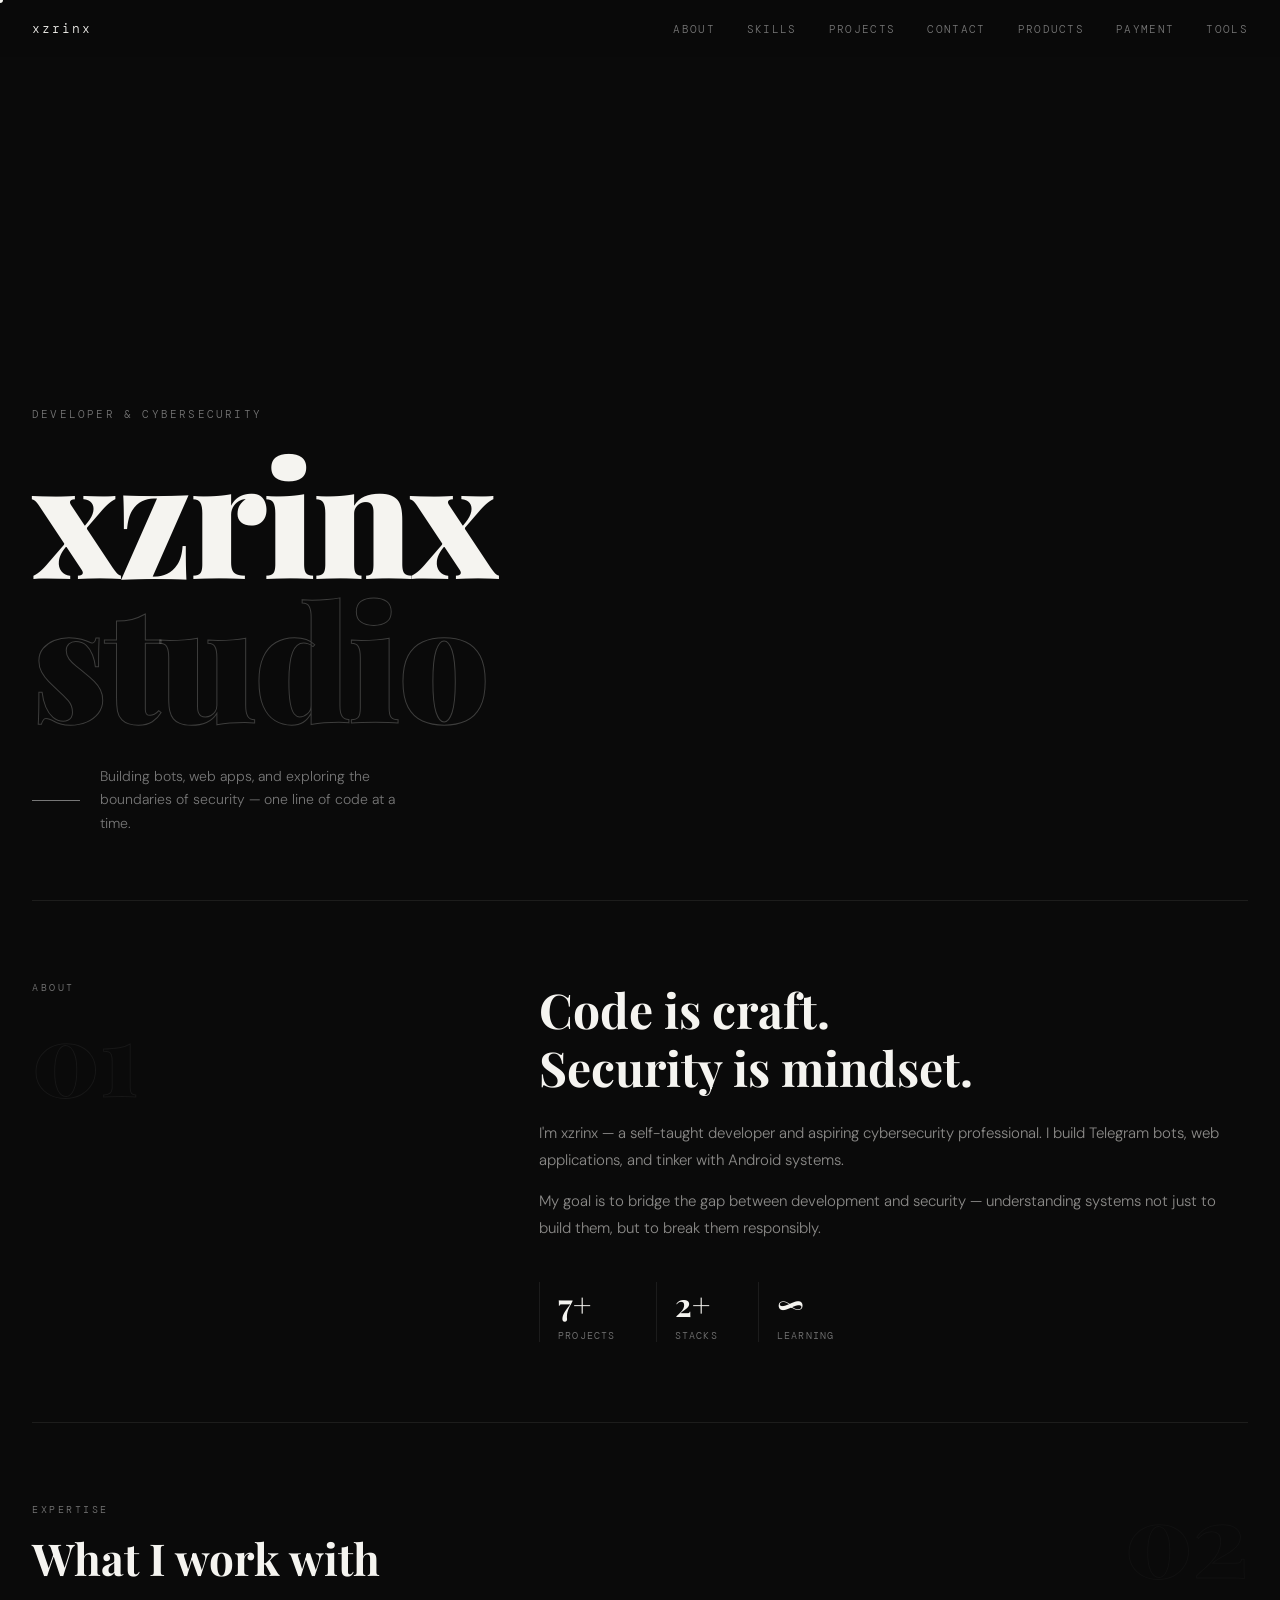
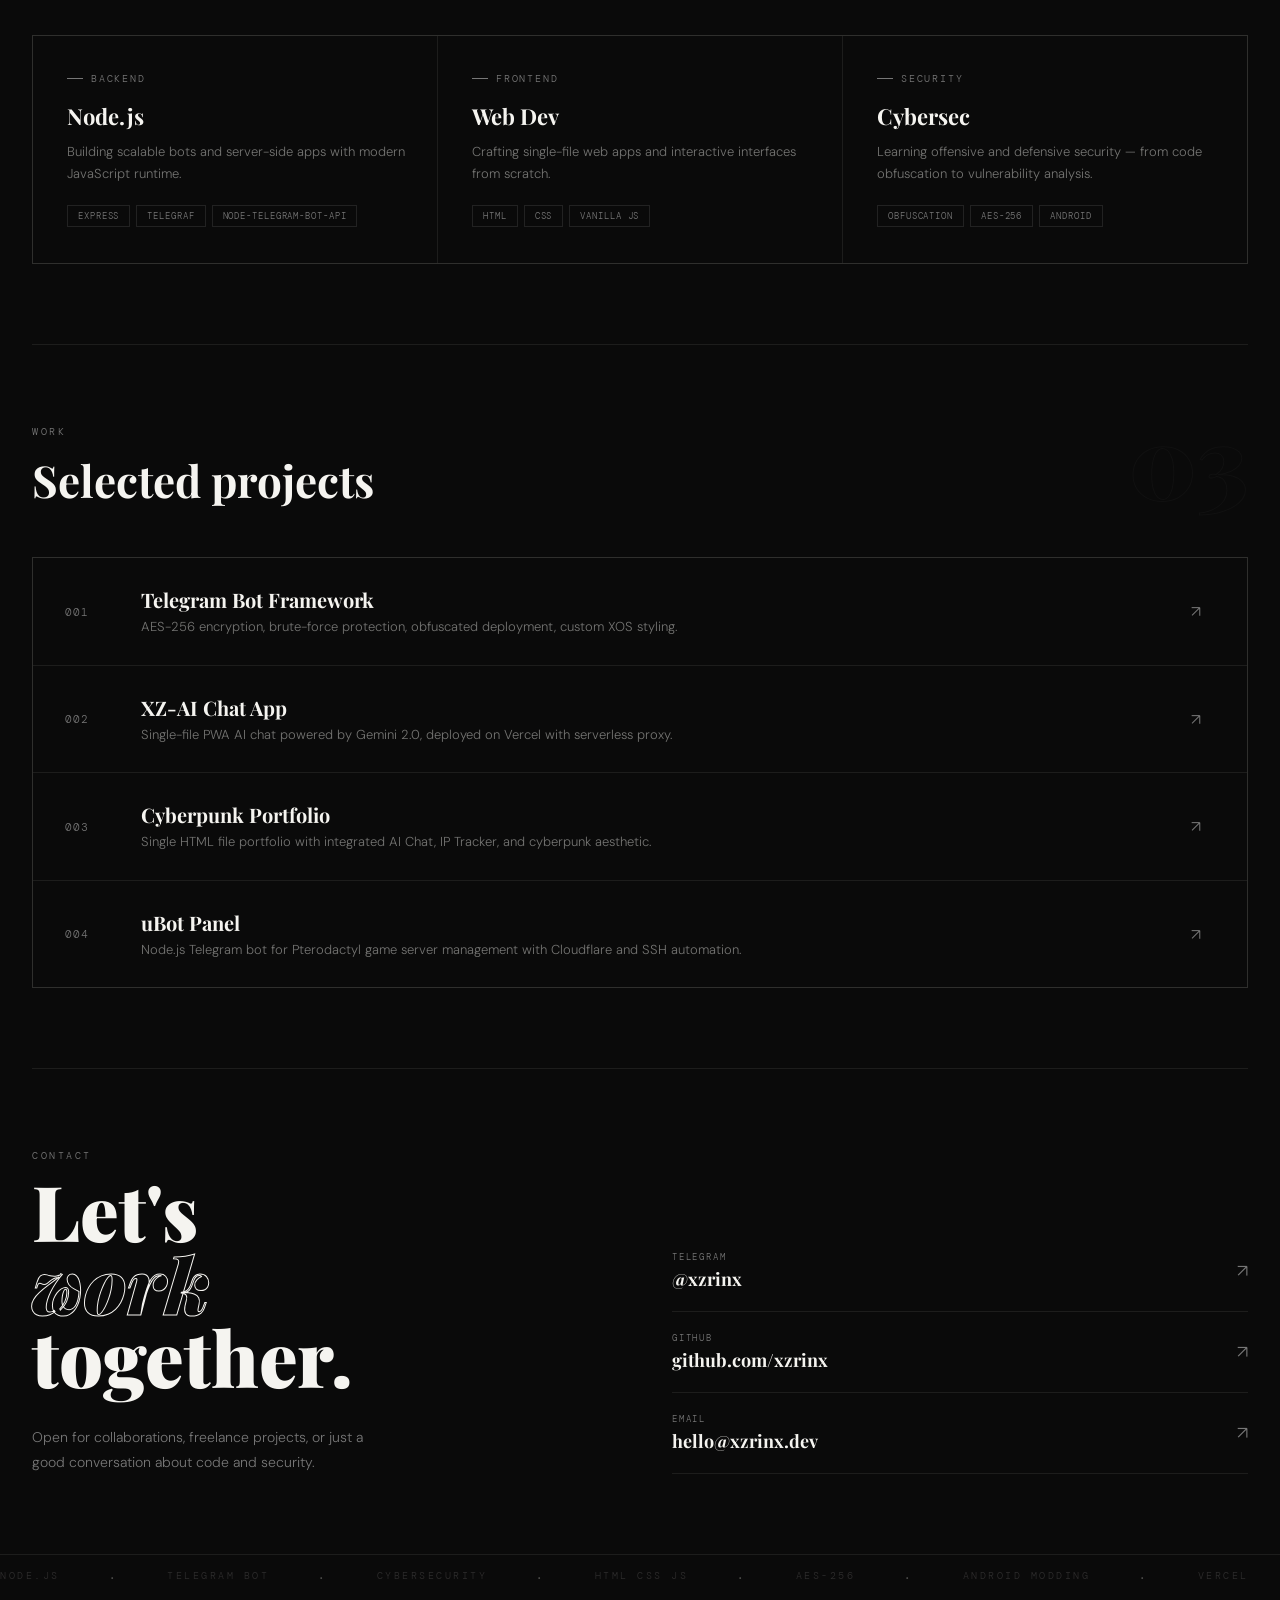
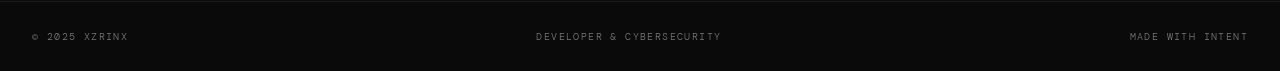
<file: index-3.html>
<!DOCTYPE html>
<html lang="en">
<head>
<meta charset="UTF-8">
<meta name="viewport" content="width=device-width, initial-scale=1.0">
<title>xzrinx</title>
<link href="https://fonts.googleapis.com/css2?family=DM+Mono:wght@300;400;500&family=Playfair+Display:wght@400;700;900&family=DM+Sans:wght@300;400;500&display=swap" rel="stylesheet">

<!-- ALL FUNCTIONS IN HEAD — survives Cloudflare email-decode script injection -->
<script>
// ── CONFIG PAKASIR ──────────────────────
window._PK_SLUG   = 'xzrinx';
window._PK_APIKEY = 'xtD5iywEs2Df8HsoY0VFQ1n9oLgfTtKb';
window._pkAmount  = 150000;
window._pkProduct = 'Telegram Bot Starter';
window._pkOrderId = '';
window._pkPollId  = null;

// ── NAV / MENU ──────────────────────────
window.toggleMenu = function() {
  var menu = document.getElementById('mobileMenu');
  var btn  = document.getElementById('hamburger');
  var open = menu.classList.contains('open');
  menu.classList.toggle('open'); btn.classList.toggle('open');
  document.body.style.overflow = open ? '' : 'hidden';
};
window.closeMenu = function() {
  document.getElementById('mobileMenu').classList.remove('open');
  document.getElementById('hamburger').classList.remove('open');
  document.body.style.overflow = '';
};
window.openPage = function(name) {
  window.closeMenu();
  document.getElementById('page-' + name).classList.add('open');
  document.body.style.overflow = 'hidden';
};
window.closePage = function(name) {
  document.getElementById('page-' + name).classList.remove('open');
  document.body.style.overflow = '';
};

// ── PAKASIR ─────────────────────────────
window.pkUpdateOrder = function(val) {
  var p = val.split(':');
  window._pkAmount = parseInt(p[0]); window._pkProduct = p[1];
  var fmt = 'Rp ' + window._pkAmount.toLocaleString('id-ID');
  document.getElementById('pkOrderName').textContent  = window._pkProduct;
  document.getElementById('pkOrderPrice').textContent = fmt;
  document.getElementById('pkOrderTotal').textContent = fmt;
};
window.pkProceed = function() {
  var name = document.getElementById('pkName').value.trim();
  var tg   = document.getElementById('pkTg').value.trim();
  var err  = document.getElementById('pkErrMsg');
  if (!name) { err.textContent='✗ Masukkan nama.'; err.style.display='block'; return; }
  if (!tg)   { err.textContent='✗ Masukkan username Telegram.'; err.style.display='block'; return; }
  err.style.display = 'none';
  window._pkOrderId = 'XZ-' + Date.now();
  var url = 'https://app.pakasir.com/pay/' + window._PK_SLUG + '/' + window._pkAmount
    + '?order_id=' + encodeURIComponent(window._pkOrderId);
  // Open Pakasir in new tab (iframe blocked by CSP)
  window.open(url, '_blank');
  // Switch to waiting screen
  document.getElementById('pkInvoiceLabel').textContent = window._pkProduct;
  document.getElementById('pkOrderId').textContent = 'Order ID: ' + window._pkOrderId;
  document.getElementById('pkOpenTab').href = url;
  document.getElementById('payStep1').style.display = 'none';
  document.getElementById('payStep2').style.display = 'block';
  document.getElementById('pkSuccess').style.display = 'none';
  window._pkSetStatus('pending');
  window._pkStartPolling();
};
window.pkBack = function() {
  window._pkStopPolling();
  var iframe = document.getElementById('pkIframe');
  if (iframe) iframe.src = 'about:blank';
  document.getElementById('payStep1').style.display = 'block';
  document.getElementById('payStep2').style.display = 'none';
};
window.resetPayment = function() { window.pkBack(); };
window._pkSetStatus = function(s) {
  var dot=document.getElementById('pkStatusDot'), txt=document.getElementById('pkStatusText');
  if (!dot) return;
  if (s==='pending') { dot.style.background='#777'; dot.style.animation='pkPulse 1.5s ease-in-out infinite'; txt.style.color='#777'; txt.textContent='Menunggu pembayaran...'; }
  else if (s==='completed') { dot.style.background='#2ecc71'; dot.style.animation='none'; txt.style.color='#2ecc71'; txt.textContent='✓ Pembayaran diterima!'; document.getElementById('pkSuccess').style.display='block'; window._pkStopPolling(); }
};
window._pkStartPolling = function() {
  window._pkStopPolling();
  window._pkPollId = setInterval(function() {
    if (!window._pkOrderId) return;
    fetch('https://app.pakasir.com/api/transactiondetail?project='+encodeURIComponent(window._PK_SLUG)+'&amount='+window._pkAmount+'&order_id='+encodeURIComponent(window._pkOrderId)+'&api_key='+encodeURIComponent(window._PK_APIKEY))
      .then(function(r){return r.json();}).then(function(d){
        if (d.transaction && d.transaction.status==='completed') {
          window._pkSetStatus('completed');
          var n=document.getElementById('pkName').value.trim(), t=document.getElementById('pkTg').value.trim();
          window.open('https://t.me/xzrinx?text='+encodeURIComponent('✅ PAID! '+window._pkOrderId+' | '+window._pkProduct+' | Rp '+window._pkAmount.toLocaleString('id-ID')+' | '+n+' | '+t),'_blank');
        }
      }).catch(function(){});
  }, 4000);
};
window._pkStopPolling = function() {
  if (window._pkPollId) { clearInterval(window._pkPollId); window._pkPollId=null; }
};

// ── TOOLS ───────────────────────────────
window.switchTool = function(name, btn) {
  document.querySelectorAll('.tool-panel').forEach(function(p){p.classList.remove('active');});
  document.querySelectorAll('.tool-tab').forEach(function(b){b.classList.remove('active');});
  document.getElementById('tool-'+name).classList.add('active');
  btn.classList.add('active');
};

// Calculator
window._cStr=''; window._cDone=false;
window.calcInput = function(v) {
  if (window._cDone && !isNaN(v) && v!=='.') { window._cStr=''; window._cDone=false; }
  if (v==='±') window._cStr=window._cStr.startsWith('-')?window._cStr.slice(1):'-'+window._cStr;
  else window._cStr+=v;
  document.getElementById('calcResult').textContent=window._cStr||'0';
  document.getElementById('calcExpr').textContent='';
};
window.calcClear = function() {
  window._cStr=''; window._cDone=false;
  document.getElementById('calcResult').textContent='0';
  document.getElementById('calcExpr').textContent='';
};
window.calcEquals = function() {
  if (!window._cStr) return;
  try {
    var r=parseFloat(Function('"use strict";return('+window._cStr+')')().toFixed(10));
    document.getElementById('calcExpr').textContent=window._cStr+' =';
    document.getElementById('calcResult').textContent=isFinite(r)?r:'Error';
    window._cStr=isFinite(r)?String(r):''; window._cDone=true;
  } catch(e) { document.getElementById('calcResult').textContent='Error'; window._cStr=''; }
};

// Password
window.generatePw = function() {
  var len=+(document.getElementById('pwLen')||{value:16}).value, chars='';
  var u=document.getElementById('chkU'), l=document.getElementById('chkL'), n=document.getElementById('chkN'), s=document.getElementById('chkS');
  if (u&&u.classList.contains('on')) chars+='ABCDEFGHIJKLMNOPQRSTUVWXYZ';
  if (l&&l.classList.contains('on')) chars+='abcdefghijklmnopqrstuvwxyz';
  if (n&&n.classList.contains('on')) chars+='0123456789';
  if (s&&s.classList.contains('on')) chars+='!@#$%^&*()_+-=[]{}|;:,.<>?';
  if (!chars) { var pv=document.getElementById('pwValue'); if(pv) pv.textContent='Pilih minimal 1 opsi'; return; }
  var arr=new Uint32Array(len); crypto.getRandomValues(arr);
  var pv=document.getElementById('pwValue'); if(pv) pv.textContent=Array.from(arr,function(v){return chars[v%chars.length];}).join('');
};
window.pwCopy = function() {
  var v=document.getElementById('pwValue').textContent;
  navigator.clipboard.writeText(v);
  var btn=document.querySelector('.pw-output .btn-sm');
  if(btn){btn.textContent='Copied!';setTimeout(function(){btn.textContent='Copy';},1500);}
};

// Base64
window._b64Mode='encode';
window.b64Run = function() {
  var v=document.getElementById('b64In').value;
  try { document.getElementById('b64Out').value=window._b64Mode==='encode'?btoa(unescape(encodeURIComponent(v))):decodeURIComponent(escape(atob(v))); }
  catch(e) { document.getElementById('b64Out').value='Input tidak valid'; }
};

// JSON
window.jsonVal = function() {
  var v=document.getElementById('jsonIn').value.trim(), st=document.getElementById('jsonSt');
  if(!v){st.textContent='';return;}
  try{JSON.parse(v);st.textContent='✓ Valid JSON';st.className='json-status ok';}
  catch(e){st.textContent='✗ '+e.message;st.className='json-status err';}
};
window.jsonFmt = function() {
  try{document.getElementById('jsonOut').value=JSON.stringify(JSON.parse(document.getElementById('jsonIn').value),null,2);}
  catch(e){document.getElementById('jsonOut').value=e.message;}
};
window.jsonMin = function() {
  try{document.getElementById('jsonOut').value=JSON.stringify(JSON.parse(document.getElementById('jsonIn').value));}
  catch(e){document.getElementById('jsonOut').value=e.message;}
};

// Color
window.colorFrom = function(type, val) {
  var hex=val;
  if(type==='rgb'){var p=val.split(',').map(function(v){return parseInt(v.trim());});if(p.length!==3||p.some(isNaN))return;hex='#'+p.map(function(v){return Math.max(0,Math.min(255,v)).toString(16).padStart(2,'0');}).join('');}
  if(!/^#[0-9A-Fa-f]{6}$/.test(hex))return;
  var r=parseInt(hex.slice(1,3),16),g=parseInt(hex.slice(3,5),16),b=parseInt(hex.slice(5,7),16);
  var r2=r/255,g2=g/255,b2=b/255,max=Math.max(r2,g2,b2),min=Math.min(r2,g2,b2),h=0,s=0,l=(max+min)/2;
  if(max!==min){var d=max-min;s=l>.5?d/(2-max-min):d/(max+min);if(max===r2)h=((g2-b2)/d+(g2<b2?6:0))/6;else if(max===g2)h=((b2-r2)/d+2)/6;else h=((r2-g2)/d+4)/6;}
  document.getElementById('colorHex').value=hex;
  document.getElementById('colorRgb').value=r+', '+g+', '+b;
  document.getElementById('colorHsl').value=Math.round(h*360)+'°, '+Math.round(s*100)+'%, '+Math.round(l*100)+'%';
  document.getElementById('colorPrev').style.background=hex;
  document.getElementById('colorHexLabel').textContent=hex.toUpperCase();
};

// TG Stalk
window.tgStalk = function() {
  var username=document.getElementById('tgInput').value.trim().replace('@','');
  if(!username)return;
  document.getElementById('tgResult').style.display='none';
  document.getElementById('tgError').style.display='none';
  document.getElementById('tgLoading').style.display='block';
  fetch('https://ikyyzyyrestapi.my.id/tools/telegram/stalk?username='+encodeURIComponent(username))
    .then(function(r){return r.json();})
    .then(function(data){
      document.getElementById('tgLoading').style.display='none';
      if(!data.status||!data.result){document.getElementById('tgError').textContent='✗ User tidak ditemukan.';document.getElementById('tgError').style.display='block';return;}
      var r=data.result;
      var av=document.getElementById('tgAvatar');
      var letter=(r.name||r.username||'?')[0].toUpperCase();
      var photos=(r.profile_media&&r.profile_media.photos)||[];
      if(photos.length>0){var img=document.createElement('img');img.src=photos[0];img.style.cssText='width:100%;height:100%;object-fit:cover;border-radius:50%;';img.onerror=function(){av.textContent=letter;};av.innerHTML='';av.appendChild(img);}
      else{av.textContent=letter;}
      document.getElementById('tgName').textContent=r.name||r.username||'—';
      document.getElementById('tgUser').textContent='@'+(r.username||'—');
      var bioEl=document.getElementById('tgBio');
      if(r.bio){bioEl.textContent=r.bio;bioEl.style.display='block';}else{bioEl.style.display='none';}
      var badgesEl=document.getElementById('tgBadges');badgesEl.innerHTML='';
      var bs=function(l,c){return'<span style="font-family:\'DM Mono\',monospace;font-size:9px;letter-spacing:0.14em;text-transform:uppercase;padding:3px 9px;border:1px solid '+c+';color:'+c+';">'+l+'</span>';};
      if(r.verified)badgesEl.innerHTML+=bs('✓ Verified','#f5f4f0');
      if(r.scam)badgesEl.innerHTML+=bs('⚠ Scam','#e06c75');
      if(r.fake)badgesEl.innerHTML+=bs('⚠ Fake','#e06c75');
      if(r.is_bot)badgesEl.innerHTML+=bs('Bot','#777');
      var fields=[{l:'ID',v:r.id||'—'},{l:'Type',v:r.type||'—'},{l:'Bot',v:r.is_bot?'Yes':'No'},{l:'Verified',v:r.verified?'Yes':'No'},{l:'Scam',v:r.scam?'Yes':'No'},{l:'Fake',v:r.fake?'Yes':'No'}];
      document.getElementById('tgFields').innerHTML=fields.map(function(f){return'<div style="background:#0a0a0a;padding:14px 16px;"><div style="font-family:\'DM Mono\',monospace;font-size:9px;letter-spacing:0.18em;text-transform:uppercase;color:#777;margin-bottom:5px;">'+f.l+'</div><div style="font-family:\'DM Mono\',monospace;font-size:12px;color:#f5f4f0;word-break:break-all;">'+f.v+'</div></div>';}).join('');
      document.getElementById('tgRawText').value=JSON.stringify(data,null,2);
      document.getElementById('tgRaw').style.display='none';
      document.getElementById('tgResult').style.display='block';
    }).catch(function(){
      document.getElementById('tgLoading').style.display='none';
      document.getElementById('tgError').textContent='✗ Gagal konek ke API.';
      document.getElementById('tgError').style.display='block';
    });
};
window.tgToggleRaw = function(btn) {
  var el=document.getElementById('tgRaw'),show=el.style.display==='none';
  el.style.display=show?'block':'none';
  btn.textContent=show?'Hide Raw JSON':'Show Raw JSON';
};
</script>

<style>
*, *::before, *::after { margin: 0; padding: 0; box-sizing: border-box; }
:root { --black: #0a0a0a; --white: #f5f4f0; --gray: #777; --border: rgba(245,244,240,0.08); }
html { scroll-behavior: smooth; }
body { background: var(--black); color: var(--white); font-family: 'DM Sans', sans-serif; font-weight: 300; overflow-x: hidden; }

/* NAV */
nav { position: fixed; top: 0; left: 0; right: 0; z-index: 100; display: flex; justify-content: space-between; align-items: center; padding: 20px 32px; background: rgba(10,10,10,0.95); backdrop-filter: blur(8px); transition: border-bottom 0.3s; }
nav.scrolled { border-bottom: 1px solid var(--border); }
.nav-logo { font-family: 'DM Mono', monospace; font-size: 13px; letter-spacing: 0.15em; color: var(--white); text-decoration: none; }
.nav-logo:hover { animation: glitch 0.35s steps(2,end); }
@keyframes glitch { 0%{text-shadow:2px 0 #fff,-2px 0 var(--gray);} 30%{text-shadow:-2px 0 #fff,2px 0 var(--gray);clip-path:inset(20% 0 30% 0);} 100%{text-shadow:none;clip-path:none;} }
.nav-links { display: flex; gap: 32px; }
.nav-links a { font-family: 'DM Mono', monospace; font-size: 11px; letter-spacing: 0.12em; color: var(--gray); text-decoration: none; text-transform: uppercase; transition: color 0.2s; }
.nav-links a:hover { color: var(--white); }

/* HAMBURGER */
.hamburger { display: none; flex-direction: column; justify-content: center; align-items: center; gap: 5px; width: 44px; height: 44px; background: none; border: none; cursor: pointer; -webkit-tap-highlight-color: transparent; z-index: 110; flex-shrink: 0; }
.hamburger span { display: block; width: 22px; height: 1.5px; background: var(--white); transition: all 0.3s ease; pointer-events: none; }
.hamburger.open span:nth-child(1) { transform: translateY(6.5px) rotate(45deg); }
.hamburger.open span:nth-child(2) { opacity: 0; }
.hamburger.open span:nth-child(3) { transform: translateY(-6.5px) rotate(-45deg); }
@media (max-width: 768px) { .nav-links { display: none; } .hamburger { display: flex; } }

/* MOBILE MENU */
.mobile-menu { display: none; position: fixed; inset: 0; background: var(--black); z-index: 105; flex-direction: column; justify-content: center; padding: 0 32px; }
.mobile-menu.open { display: flex; }
.mobile-menu-nav { display: flex; flex-direction: column; margin-bottom: 48px; }
.mobile-menu-nav a { font-family: 'Playfair Display', serif; font-size: clamp(32px, 9vw, 52px); font-weight: 900; line-height: 1.2; color: var(--white); text-decoration: none; display: flex; align-items: baseline; gap: 12px; padding: 10px 0; border-bottom: 1px solid var(--border); transition: color 0.2s; }
.mobile-menu-nav a:first-child { border-top: 1px solid var(--border); }
.mobile-menu-nav a:hover { color: var(--gray); }
.menu-num { font-family: 'DM Mono', monospace; font-size: 11px; color: var(--gray); letter-spacing: 0.12em; }
.mobile-menu-footer { display: flex; gap: 28px; padding-top: 28px; border-top: 1px solid var(--border); }
.mobile-menu-footer a { font-family: 'DM Mono', monospace; font-size: 10px; letter-spacing: 0.18em; text-transform: uppercase; color: var(--gray); text-decoration: none; transition: color 0.2s; }
.mobile-menu-footer a:hover { color: var(--white); }

/* PAGE OVERLAY */
.page-overlay { display: none; position: fixed; inset: 0; background: var(--black); z-index: 200; flex-direction: column; overflow-y: auto; }
.page-overlay.open { display: flex; }
.page-header { display: flex; justify-content: space-between; align-items: center; padding: 20px 32px; border-bottom: 1px solid var(--border); position: sticky; top: 0; background: var(--black); z-index: 10; flex-shrink: 0; }
.page-header-title { font-family: 'DM Mono', monospace; font-size: 11px; letter-spacing: 0.2em; color: var(--gray); text-transform: uppercase; }
.page-close { background: none; border: 1px solid var(--border); font-family: 'DM Mono', monospace; font-size: 11px; letter-spacing: 0.1em; text-transform: uppercase; color: var(--gray); cursor: pointer; padding: 8px 16px; transition: all 0.2s; }
.page-close:hover { color: var(--white); border-color: var(--white); }
.page-body { padding: 48px 32px; flex: 1; }

/* HERO */
.hero { min-height: 100vh; display: flex; flex-direction: column; justify-content: flex-end; padding: 120px 32px 64px; }
.hero-tag { font-family: 'DM Mono', monospace; font-size: 11px; letter-spacing: 0.2em; color: var(--gray); text-transform: uppercase; margin-bottom: 20px; }
.hero-name { font-family: 'Playfair Display', serif; font-size: clamp(64px, 14vw, 160px); font-weight: 900; line-height: 0.9; letter-spacing: -0.02em; color: var(--white); }
.hero-name span { display: block; color: transparent; -webkit-text-stroke: 1px rgba(245,244,240,0.22); }
.hero-sub { margin-top: 36px; display: flex; align-items: center; gap: 20px; }
.hero-line { width: 48px; height: 1px; background: var(--gray); flex-shrink: 0; }
.hero-sub p { font-size: 14px; color: var(--gray); max-width: 300px; line-height: 1.7; }

/* DIVIDER */
.section-divider { height: 1px; background: var(--border); margin: 0 32px; }

/* ABOUT */
.about { padding: 80px 32px; display: grid; grid-template-columns: 1fr 1.6fr; gap: 64px; align-items: start; }
.section-label { font-family: 'DM Mono', monospace; font-size: 10px; letter-spacing: 0.25em; color: var(--gray); text-transform: uppercase; margin-bottom: 12px; }
.section-number { font-family: 'Playfair Display', serif; font-size: 100px; font-weight: 900; color: transparent; -webkit-text-stroke: 1px rgba(245,244,240,0.06); line-height: 1; user-select: none; }
.about-content h2 { font-family: 'Playfair Display', serif; font-size: clamp(28px, 4vw, 48px); font-weight: 700; line-height: 1.2; margin-bottom: 24px; }
.about-content p { font-size: 15px; line-height: 1.8; color: rgba(245,244,240,0.55); margin-bottom: 14px; }
.about-stats { margin-top: 40px; display: flex; gap: 40px; }
.stat { border-left: 1px solid var(--border); padding-left: 18px; }
.stat-num { font-family: 'Playfair Display', serif; font-size: 32px; font-weight: 700; }
.stat-label { font-family: 'DM Mono', monospace; font-size: 10px; color: var(--gray); letter-spacing: 0.12em; text-transform: uppercase; margin-top: 4px; }

/* SKILLS */
.skills { padding: 64px 32px 80px; }
.section-header { display: flex; justify-content: space-between; align-items: flex-end; margin-bottom: 48px; }
.section-header h2 { font-family: 'Playfair Display', serif; font-size: clamp(24px, 3.5vw, 44px); font-weight: 700; }
.skills-grid { display: grid; grid-template-columns: repeat(3, 1fr); gap: 1px; background: var(--border); border: 1px solid var(--border); }
.skill-card { background: var(--black); padding: 36px 32px; border-left: 2px solid transparent; transition: background 0.3s, border-color 0.3s; }
.skill-card:hover { background: rgba(245,244,240,0.03); border-left-color: rgba(245,244,240,0.25); }
.skill-cat { font-family: 'DM Mono', monospace; font-size: 10px; letter-spacing: 0.18em; text-transform: uppercase; color: var(--gray); margin-bottom: 16px; display: flex; align-items: center; gap: 8px; }
.skill-cat::before { content: ''; width: 16px; height: 1px; background: var(--gray); }
.skill-card h3 { font-family: 'Playfair Display', serif; font-size: 22px; font-weight: 700; margin-bottom: 10px; }
.skill-card p { font-size: 13px; color: rgba(245,244,240,0.45); line-height: 1.7; }
.skill-tags { display: flex; flex-wrap: wrap; gap: 6px; margin-top: 20px; }
.tag { font-family: 'DM Mono', monospace; font-size: 9px; letter-spacing: 0.1em; text-transform: uppercase; padding: 4px 10px; border: 1px solid rgba(245,244,240,0.1); color: var(--gray); }

/* PROJECTS */
.projects { padding: 64px 32px 80px; }
.project-list { display: flex; flex-direction: column; gap: 1px; background: var(--border); border: 1px solid var(--border); }
.project-item { background: var(--black); display: grid; grid-template-columns: 52px 1fr 24px; align-items: center; gap: 24px; padding: 28px 32px; transition: background 0.25s, padding-left 0.25s; cursor: pointer; }
.project-item:hover { background: rgba(245,244,240,0.03); padding-left: 44px; }
.project-num { font-family: 'DM Mono', monospace; font-size: 11px; color: var(--gray); letter-spacing: 0.1em; }
.project-info h3 { font-family: 'Playfair Display', serif; font-size: 20px; font-weight: 700; margin-bottom: 4px; }
.project-info p { font-size: 13px; color: rgba(245,244,240,0.45); line-height: 1.5; }
.project-arrow { font-size: 16px; color: var(--gray); transition: all 0.2s; }
.project-item:hover .project-arrow { color: var(--white); transform: translate(3px,-3px); }

/* CONTACT */
.contact { padding: 80px 32px; display: grid; grid-template-columns: 1fr 1fr; gap: 64px; align-items: end; }
.contact-left h2 { font-family: 'Playfair Display', serif; font-size: clamp(40px, 6vw, 80px); font-weight: 900; line-height: 0.95; margin-bottom: 32px; }
.contact-left h2 em { font-style: italic; color: transparent; -webkit-text-stroke: 1px var(--white); }
.contact-left p { font-size: 14px; color: var(--gray); line-height: 1.75; max-width: 340px; }
.contact-links { display: flex; flex-direction: column; }
.contact-link { display: flex; justify-content: space-between; align-items: center; padding: 20px 0; border-bottom: 1px solid var(--border); text-decoration: none; color: var(--white); transition: padding-left 0.2s; }
.contact-link:hover { padding-left: 8px; }
.contact-link-label { font-family: 'DM Mono', monospace; font-size: 9px; letter-spacing: 0.2em; text-transform: uppercase; color: var(--gray); margin-bottom: 4px; }
.contact-link-value { font-family: 'Playfair Display', serif; font-size: 18px; font-weight: 700; }
.contact-link span:last-child { font-size: 18px; color: var(--gray); }

/* FOOTER */
footer { padding: 28px 32px; display: flex; justify-content: space-between; align-items: center; border-top: 1px solid var(--border); }
footer p { font-family: 'DM Mono', monospace; font-size: 10px; letter-spacing: 0.14em; color: var(--gray); text-transform: uppercase; }

/* MARQUEE */
.marquee-wrap { overflow: hidden; border-top: 1px solid var(--border); padding: 14px 0; }
.marquee-track { display: flex; gap: 48px; animation: marquee 20s linear infinite; white-space: nowrap; width: max-content; }
.marquee-track span { font-family: 'DM Mono', monospace; font-size: 10px; letter-spacing: 0.25em; text-transform: uppercase; color: rgba(245,244,240,0.15); }
.marquee-track span.dot { color: rgba(245,244,240,0.3); font-size: 14px; }
@keyframes marquee { from{transform:translateX(0)} to{transform:translateX(-50%)} }

/* PRODUCTS */
.products-hero { margin-bottom: 48px; }
.products-hero h1 { font-family: 'Playfair Display', serif; font-size: clamp(40px, 7vw, 88px); font-weight: 900; line-height: 0.92; margin-bottom: 16px; }
.products-hero h1 em { font-style: italic; color: transparent; -webkit-text-stroke: 1px var(--white); }
.products-hero p { font-size: 14px; color: var(--gray); max-width: 400px; line-height: 1.75; }
.products-grid { display: grid; grid-template-columns: repeat(2, 1fr); gap: 1px; background: var(--border); border: 1px solid var(--border); }
.product-card { background: var(--black); padding: 40px 36px; transition: background 0.25s; }
.product-card:hover { background: rgba(245,244,240,0.03); }
.product-badge { font-family: 'DM Mono', monospace; font-size: 9px; letter-spacing: 0.18em; text-transform: uppercase; padding: 4px 10px; border: 1px solid var(--border); color: var(--gray); display: inline-block; margin-bottom: 24px; }
.product-badge.new { border-color: rgba(245,244,240,0.3); color: var(--white); }
.product-card h3 { font-family: 'Playfair Display', serif; font-size: 24px; font-weight: 700; margin-bottom: 10px; }
.product-card > p { font-size: 13px; color: rgba(245,244,240,0.45); line-height: 1.7; margin-bottom: 24px; }
.product-price { font-family: 'Playfair Display', serif; font-size: 32px; font-weight: 700; margin-bottom: 6px; }
.product-price span { font-family: 'DM Mono', monospace; font-size: 11px; color: var(--gray); font-weight: 300; }
.product-features { margin: 20px 0; display: flex; flex-direction: column; gap: 8px; }
.product-features li { list-style: none; font-family: 'DM Mono', monospace; font-size: 10px; color: rgba(245,244,240,0.45); letter-spacing: 0.06em; display: flex; align-items: center; gap: 8px; }
.product-features li::before { content: ''; width: 12px; height: 1px; background: var(--gray); flex-shrink: 0; }
.product-btn { display: inline-flex; align-items: center; gap: 8px; font-family: 'DM Mono', monospace; font-size: 10px; letter-spacing: 0.14em; text-transform: uppercase; padding: 12px 24px; border: 1px solid var(--border); color: var(--white); background: none; cursor: pointer; text-decoration: none; transition: all 0.25s; margin-top: 8px; }
.product-btn:hover, .product-btn.primary { background: var(--white); color: var(--black); border-color: var(--white); }
.product-btn.primary:hover { background: transparent; color: var(--white); }

/* PAYMENT */
.form-group { margin-bottom: 16px; }
.form-label { font-family: 'DM Mono', monospace; font-size: 9px; letter-spacing: 0.2em; text-transform: uppercase; color: var(--gray); display: block; margin-bottom: 8px; }
.form-input { width: 100%; padding: 14px 16px; background: rgba(245,244,240,0.03); border: 1px solid var(--border); color: var(--white); font-family: 'DM Mono', monospace; font-size: 13px; outline: none; transition: border-color 0.2s; }
.form-input::placeholder { color: rgba(245,244,240,0.2); }
.form-input:focus { border-color: rgba(245,244,240,0.3); }
.pay-submit { width: 100%; padding: 16px; background: var(--white); color: var(--black); border: none; font-family: 'DM Mono', monospace; font-size: 11px; letter-spacing: 0.18em; text-transform: uppercase; cursor: pointer; transition: background 0.25s; margin-top: 4px; }
.pay-submit:hover { background: #d0cfc9; }
.secure-note { font-family: 'DM Mono', monospace; font-size: 9px; letter-spacing: 0.1em; color: rgba(245,244,240,0.2); text-align: center; margin-top: 12px; }

/* TOOLS */
.tools-hero { margin-bottom: 48px; }
.tools-hero h1 { font-family: 'Playfair Display', serif; font-size: clamp(40px, 7vw, 88px); font-weight: 900; line-height: 0.92; margin-bottom: 16px; }
.tools-hero h1 em { font-style: italic; color: transparent; -webkit-text-stroke: 1px var(--white); }
.tools-hero p { font-size: 14px; color: var(--gray); max-width: 400px; line-height: 1.75; }
.tools-tabs { display: flex; gap: 1px; margin-bottom: 32px; background: var(--border); border: 1px solid var(--border); flex-wrap: wrap; }
.tool-tab { background: var(--black); flex: 1; min-width: 70px; padding: 16px 10px; text-align: center; cursor: pointer; border: none; transition: background 0.2s; display: flex; flex-direction: column; align-items: center; gap: 6px; }
.tool-tab:hover { background: rgba(245,244,240,0.04); }
.tool-tab.active { background: rgba(245,244,240,0.07); }
.tool-tab-icon { font-size: 18px; color: var(--white); }
.tool-tab-label { font-family: 'DM Mono', monospace; font-size: 9px; letter-spacing: 0.12em; text-transform: uppercase; color: var(--gray); }
.tool-tab.active .tool-tab-label { color: var(--white); }
.tool-panel { display: none; }
.tool-panel.active { display: block; }
.calc-wrap { max-width: 340px; }
.calc-display { background: rgba(245,244,240,0.03); border: 1px solid var(--border); padding: 20px 20px 14px; text-align: right; margin-bottom: 1px; }
.calc-expr { font-family: 'DM Mono', monospace; font-size: 11px; color: var(--gray); min-height: 16px; }
.calc-result { font-family: 'Playfair Display', serif; font-size: 44px; font-weight: 700; word-break: break-all; line-height: 1.1; }
.calc-grid { display: grid; grid-template-columns: repeat(4, 1fr); gap: 1px; background: var(--border); border: 1px solid var(--border); }
.calc-key { background: var(--black); padding: 16px 0; text-align: center; font-family: 'DM Mono', monospace; font-size: 14px; color: var(--white); cursor: pointer; border: none; transition: background 0.15s; user-select: none; }
.calc-key:hover { background: rgba(245,244,240,0.07); }
.calc-key:active { background: rgba(245,244,240,0.14); }
.calc-key.op { color: var(--gray); }
.calc-key.eq:hover { background: var(--white); color: var(--black); }
.calc-key.span2 { grid-column: span 2; }
.pw-wrap { max-width: 520px; }
.pw-output { background: rgba(245,244,240,0.03); border: 1px solid var(--border); padding: 20px; margin-bottom: 20px; display: flex; justify-content: space-between; align-items: center; gap: 14px; }
.pw-value { font-family: 'DM Mono', monospace; font-size: 13px; letter-spacing: 0.06em; word-break: break-all; line-height: 1.5; flex: 1; }
.btn-sm { font-family: 'DM Mono', monospace; font-size: 9px; letter-spacing: 0.16em; text-transform: uppercase; padding: 9px 16px; border: 1px solid var(--border); background: none; color: var(--gray); cursor: pointer; transition: all 0.2s; flex-shrink: 0; }
.btn-sm:hover { background: var(--white); color: var(--black); border-color: var(--white); }
.pw-slider-row { display: flex; align-items: center; gap: 14px; margin-bottom: 16px; }
.pw-slider-label { font-family: 'DM Mono', monospace; font-size: 10px; letter-spacing: 0.1em; text-transform: uppercase; color: var(--gray); width: 72px; flex-shrink: 0; }
.pw-slider { flex: 1; accent-color: var(--white); }
.pw-slider-val { font-family: 'DM Mono', monospace; font-size: 12px; width: 28px; text-align: right; }
.pw-checks { display: flex; flex-wrap: wrap; gap: 8px; margin-bottom: 20px; }
.pw-check { font-family: 'DM Mono', monospace; font-size: 9px; letter-spacing: 0.1em; text-transform: uppercase; padding: 7px 12px; border: 1px solid var(--border); color: var(--gray); cursor: pointer; transition: all 0.2s; }
.pw-check.on { border-color: rgba(245,244,240,0.3); color: var(--white); }
.btn-md { font-family: 'DM Mono', monospace; font-size: 10px; letter-spacing: 0.14em; text-transform: uppercase; padding: 12px 28px; border: 1px solid var(--border); background: none; color: var(--white); cursor: pointer; transition: all 0.25s; }
.btn-md:hover { background: var(--white); color: var(--black); }
.b64-wrap { max-width: 600px; }
.seg-tabs { display: flex; gap: 1px; background: var(--border); border: 1px solid var(--border); margin-bottom: 20px; width: fit-content; }
.seg-tab { background: var(--black); padding: 9px 22px; font-family: 'DM Mono', monospace; font-size: 10px; letter-spacing: 0.12em; text-transform: uppercase; color: var(--gray); cursor: pointer; border: none; transition: all 0.2s; }
.seg-tab.active { background: rgba(245,244,240,0.08); color: var(--white); }
.tool-label { font-family: 'DM Mono', monospace; font-size: 9px; letter-spacing: 0.2em; text-transform: uppercase; color: var(--gray); margin-bottom: 8px; display: block; }
.tool-textarea { width: 100%; min-height: 110px; resize: vertical; background: rgba(245,244,240,0.03); border: 1px solid var(--border); color: var(--white); font-family: 'DM Mono', monospace; font-size: 13px; padding: 14px; outline: none; transition: border-color 0.2s; line-height: 1.6; }
.tool-textarea::placeholder { color: rgba(245,244,240,0.2); }
.tool-textarea:focus { border-color: rgba(245,244,240,0.28); }
.tool-row { display: flex; gap: 8px; margin: 12px 0; }
.json-wrap { max-width: 820px; }
.json-panels { display: grid; grid-template-columns: 1fr 1fr; gap: 12px; }
.json-status { font-family: 'DM Mono', monospace; font-size: 11px; padding: 6px 0; }
.json-status.ok { color: #888; }
.json-status.err { color: #e06c75; }
.color-wrap { max-width: 520px; }
.color-preview { height: 100px; border: 1px solid var(--border); margin-bottom: 20px; display: flex; align-items: flex-end; padding: 12px; transition: background 0.3s; }
.color-preview-hex { font-family: 'DM Mono', monospace; font-size: 10px; letter-spacing: 0.14em; text-transform: uppercase; opacity: 0.5; }
.color-fields { display: grid; grid-template-columns: repeat(3, 1fr); gap: 10px; margin-bottom: 20px; }
.color-swatches { display: flex; flex-wrap: wrap; gap: 6px; margin-top: 16px; }
.color-swatch { width: 36px; height: 36px; border: 1px solid var(--border); cursor: pointer; transition: transform 0.15s; }
.color-swatch:hover { transform: scale(1.15); }

/* REVEAL EFFECTS */
.reveal { opacity: 0; transform: translateY(28px); transition: opacity 0.7s ease, transform 0.7s ease; }
.reveal.visible { opacity: 1; transform: translateY(0); }
.reveal-delay-1 { transition-delay: 0.1s; }
.reveal-delay-2 { transition-delay: 0.2s; }
.reveal-delay-3 { transition-delay: 0.3s; }

/* CURSOR (desktop only) */
@media (pointer: fine) {
  body { cursor: none; }
  .cursor-dot { width: 6px; height: 6px; background: var(--white); border-radius: 50%; position: fixed; pointer-events: none; z-index: 9999; transform: translate(-50%,-50%); }
  .cursor-ring { width: 30px; height: 30px; border: 1px solid rgba(245,244,240,0.3); border-radius: 50%; position: fixed; pointer-events: none; z-index: 9998; transform: translate(-50%,-50%); transition: width 0.22s, height 0.22s, border-color 0.22s; opacity: 0; }
  .cursor-ring.vis { opacity: 1; }
  .cursor-ring.big { width: 50px; height: 50px; border-color: rgba(245,244,240,0.55); }
}
@media (pointer: coarse) { .cursor-dot, .cursor-ring { display: none !important; } }

/* RESPONSIVE */
@media (max-width: 768px) {
  nav { padding: 16px 20px; }
  .hero { padding: 100px 24px 56px; }
  .hero-name { font-size: clamp(56px, 16vw, 120px); }
  .section-divider { margin: 0 24px; }
  .about { grid-template-columns: 1fr; padding: 64px 24px; gap: 32px; }
  .section-number { display: none; }
  .skills { padding: 48px 24px 64px; }
  .skills-grid { grid-template-columns: 1fr; }
  .projects { padding: 48px 24px 64px; }
  .project-item { grid-template-columns: 40px 1fr 20px; gap: 14px; padding: 22px 20px; }
  .contact { grid-template-columns: 1fr; padding: 64px 24px; gap: 40px; }
  footer { flex-direction: column; gap: 8px; text-align: center; padding: 24px 24px; }
  .products-grid { grid-template-columns: 1fr; }
  .json-panels { grid-template-columns: 1fr; }
  .color-fields { grid-template-columns: 1fr 1fr; }
  .section-header { flex-direction: column; align-items: flex-start; gap: 8px; }
  .page-body { padding: 32px 24px; }
  .page-header { padding: 16px 20px; }
  .tools-tabs { flex-wrap: wrap; }
  .tool-tab { min-width: 60px; padding: 12px 8px; }
}
@keyframes pkPulse { 0%,100%{opacity:1;transform:scale(1)} 50%{opacity:0.4;transform:scale(1.3)} }
</style>
</head>
<body>

<div class="cursor-dot" id="cursorDot"></div>
<div class="cursor-ring" id="cursorRing"></div>

<!-- NAV -->
<nav>
  <a href="#" class="nav-logo">xzrinx</a>
  <div class="nav-links">
    <a href="#about">About</a>
    <a href="#skills">Skills</a>
    <a href="#projects">Projects</a>
    <a href="#contact">Contact</a>
    <a href="#" onclick="openPage('products');return false;">Products</a>
    <a href="#" onclick="openPage('payment');return false;">Payment</a>
    <a href="#" onclick="openPage('tools');return false;">Tools</a>
  </div>
  <button class="hamburger" id="hamburger" onclick="toggleMenu()">
    <span></span><span></span><span></span>
  </button>
</nav>

<!-- MOBILE MENU -->
<div class="mobile-menu" id="mobileMenu">
  <nav class="mobile-menu-nav">
    <a href="#about" onclick="closeMenu()"><span class="menu-num">01</span>About</a>
    <a href="#skills" onclick="closeMenu()"><span class="menu-num">02</span>Skills</a>
    <a href="#projects" onclick="closeMenu()"><span class="menu-num">03</span>Projects</a>
    <a href="#contact" onclick="closeMenu()"><span class="menu-num">04</span>Contact</a>
    <a href="#" onclick="closeMenu();openPage('products');return false;"><span class="menu-num">05</span>Products</a>
    <a href="#" onclick="closeMenu();openPage('payment');return false;"><span class="menu-num">06</span>Payment</a>
    <a href="#" onclick="closeMenu();openPage('tools');return false;"><span class="menu-num">07</span>Tools</a>
  </nav>
  <div class="mobile-menu-footer">
    <a href="https://t.me/xzrinx" target="_blank">Telegram</a>
    <a href="https://github.com/xzrinx" target="_blank">GitHub</a>
    <a href="#" onclick="window.location='mai'+'lto:hell'+'o@xzrinx.dev';return false;">Email</a>
  </div>
</div>

<!-- PRODUCTS PAGE -->
<div class="page-overlay" id="page-products">
  <div class="page-header">
    <span class="page-header-title">Products</span>
    <button class="page-close" onclick="closePage('products')">← Back</button>
  </div>
  <div class="page-body">
    <div class="products-hero">
      <h1>What I<br><em>offer.</em></h1>
      <p>Bots, web apps, dan custom solutions — ready-to-use atau built dari scratch.</p>
    </div>
    <div class="products-grid">
      <div class="product-card">
        <div class="product-badge new">New</div>
        <h3>Telegram Bot Starter</h3>
        <p>Bot siap pakai dengan session encryption, brute-force protection, dan command structure bersih.</p>
        <div class="product-price">Rp 150k <span>/ one-time</span></div>
        <ul class="product-features">
          <li>AES-256 Session Encryption</li><li>Brute-force Protection</li><li>Custom Command Handler</li><li>JSON State Persistence</li><li>Obfuscated Output</li>
        </ul>
        <a href="#" class="product-btn primary" onclick="closePage('products');openPage('payment');return false;">Get this →</a>
      </div>
      <div class="product-card">
        <div class="product-badge">Popular</div>
        <h3>Single-File Web App</h3>
        <p>Satu file HTML dengan fitur lengkap — PWA support, localStorage, tema, dan responsive.</p>
        <div class="product-price">Rp 100k <span>/ one-time</span></div>
        <ul class="product-features">
          <li>PWA Support</li><li>localStorage Persistence</li><li>Dark / Light Theme</li><li>Mobile Responsive</li><li>No Dependencies</li>
        </ul>
        <a href="#" class="product-btn" onclick="closePage('products');openPage('payment');return false;">Get this →</a>
      </div>
      <div class="product-card">
        <div class="product-badge">Custom</div>
        <h3>Full Bot System</h3>
        <p>Gacha bot, panel bot, atau custom bot sesuai kebutuhan. Modular dan scalable.</p>
        <div class="product-price">Rp 350k <span>/ project</span></div>
        <ul class="product-features">
          <li>Modular Architecture</li><li>Admin Panel</li><li>Leaderboard &amp; Missions</li><li>Channel Gate System</li><li>Free Minor Revision</li>
        </ul>
        <a href="#" class="product-btn" onclick="closePage('products');openPage('payment');return false;">Get this →</a>
      </div>
      <div class="product-card">
        <div class="product-badge">Service</div>
        <h3>Consultation</h3>
        <p>Review kode, debug, atau brainstorm arsitektur project kamu. 1-on-1 via Telegram.</p>
        <div class="product-price">Rp 75k <span>/ session</span></div>
        <ul class="product-features">
          <li>Code Review</li><li>Bug Hunting</li><li>Architecture Planning</li><li>1 Hour Session</li><li>Follow-up Notes</li>
        </ul>
        <a href="#" class="product-btn" onclick="closePage('products');openPage('payment');return false;">Book now →</a>
      </div>
    </div>
  </div>
</div>

<!-- PAYMENT PAGE -->
<div class="page-overlay" id="page-payment">
  <div class="page-header">
    <span class="page-header-title">Payment</span>
    <button class="page-close" onclick="closePage('payment');resetPayment()">← Back</button>
  </div>
  <div class="page-body" style="max-width:680px;">
    <div id="payStep1">
      <h1 style="font-family:'Playfair Display',serif;font-size:clamp(32px,5vw,56px);font-weight:900;line-height:0.95;margin-bottom:8px;">Checkout.</h1>
      <p style="font-size:13px;color:var(--gray);margin-bottom:32px;line-height:1.7;">Isi form, lalu bayar langsung via Pakasir — QRIS, e-wallet, atau transfer bank.</p>
      <div class="form-group">
        <label class="form-label">Produk</label>
        <select class="form-input" id="pkProduct" onchange="pkUpdateOrder(this.value)">
          <option value="150000:Telegram Bot Starter">Telegram Bot Starter — Rp 150.000</option>
          <option value="100000:Single-File Web App">Single-File Web App — Rp 100.000</option>
          <option value="350000:Full Bot System">Full Bot System — Rp 350.000</option>
          <option value="75000:Consultation (1 jam)">Consultation — Rp 75.000</option>
        </select>
      </div>
      <div class="form-group"><label class="form-label">Nama lengkap</label><input class="form-input" type="text" id="pkName" placeholder="John Doe"></div>
      <div class="form-group"><label class="form-label">Telegram username</label><input class="form-input" type="text" id="pkTg" placeholder="@username"></div>
      <div class="form-group"><label class="form-label">Email (optional)</label><input class="form-input" type="email" id="pkEmail" placeholder="hello@example.com"></div>
      <div style="border:1px solid var(--border);padding:20px;margin:24px 0;background:rgba(245,244,240,0.02);">
        <div style="font-family:'DM Mono',monospace;font-size:9px;letter-spacing:0.22em;text-transform:uppercase;color:var(--gray);margin-bottom:16px;">Order Summary</div>
        <div style="display:flex;justify-content:space-between;align-items:center;padding-bottom:14px;border-bottom:1px solid var(--border);">
          <div><div id="pkOrderName" style="font-family:'Playfair Display',serif;font-size:16px;font-weight:700;">Telegram Bot Starter</div><div style="font-family:'DM Mono',monospace;font-size:10px;color:var(--gray);margin-top:2px;">One-time license</div></div>
          <div id="pkOrderPrice" style="font-family:'DM Mono',monospace;font-size:13px;">Rp 150.000</div>
        </div>
        <div style="display:flex;justify-content:space-between;align-items:center;padding-top:14px;">
          <div style="font-family:'DM Mono',monospace;font-size:9px;letter-spacing:0.18em;text-transform:uppercase;color:var(--gray);">Total</div>
          <div id="pkOrderTotal" style="font-family:'Playfair Display',serif;font-size:26px;font-weight:700;">Rp 150.000</div>
        </div>
      </div>
      <div id="pkErrMsg" style="display:none;font-family:'DM Mono',monospace;font-size:11px;color:#e06c75;padding:12px;border:1px solid rgba(224,108,117,0.2);margin-bottom:16px;"></div>
      <button class="pay-submit" onclick="pkProceed()">Bayar via Pakasir →</button>
      <p class="secure-note" style="margin-top:12px;">🔒 Powered by Pakasir · QRIS · E-Wallet · Transfer Bank</p>
    </div>
    <div id="payStep2" style="display:none;">
      <div style="display:flex;align-items:center;gap:16px;margin-bottom:24px;">
        <button class="btn-sm" onclick="pkBack()">← Ganti produk</button>
        <div><div id="pkInvoiceLabel" style="font-family:'Playfair Display',serif;font-size:18px;font-weight:700;"></div><div id="pkOrderId" style="font-family:'DM Mono',monospace;font-size:10px;color:var(--gray);margin-top:2px;"></div></div>
      </div>
      <!-- Waiting screen - no iframe (blocked by Pakasir CSP) -->
      <div style="border:1px solid var(--border);padding:40px 32px;text-align:center;background:rgba(245,244,240,0.02);margin-bottom:16px;">
        <div id="pkWaitAnim" style="font-size:32px;margin-bottom:20px;animation:pkPulse 2s ease-in-out infinite;">⏳</div>
        <div style="font-family:'Playfair Display',serif;font-size:20px;font-weight:700;margin-bottom:8px;">Selesaikan pembayaran</div>
        <div style="font-family:'DM Mono',monospace;font-size:11px;color:var(--gray);line-height:1.7;margin-bottom:24px;">Halaman Pakasir sudah dibuka di tab baru.<br>Setelah bayar, status di bawah akan update otomatis.</div>
        <a id="pkOpenTab" href="#" target="_blank" class="product-btn primary" style="display:inline-flex;margin:0 auto;">Buka ulang halaman bayar ↗</a>
      </div>

      <div style="border:1px solid var(--border);padding:20px;margin-bottom:16px;">
        <div style="font-family:'DM Mono',monospace;font-size:9px;letter-spacing:0.2em;text-transform:uppercase;color:var(--gray);margin-bottom:12px;">Status Pembayaran</div>
        <div style="display:flex;align-items:center;gap:12px;">
          <div id="pkStatusDot" style="width:8px;height:8px;border-radius:50%;background:var(--gray);flex-shrink:0;"></div>
          <div id="pkStatusText" style="font-family:'DM Mono',monospace;font-size:12px;color:var(--gray);">Menunggu pembayaran...</div>
        </div>
      </div>

      <div id="pkSuccess" style="display:none;border:1px solid rgba(46,204,113,0.3);padding:28px;background:rgba(46,204,113,0.04);">
        <div style="font-family:'Playfair Display',serif;font-size:22px;font-weight:700;margin-bottom:8px;">✓ Pembayaran Berhasil!</div>
        <div style="font-size:13px;color:rgba(245,244,240,0.6);line-height:1.7;margin-bottom:16px;">Terima kasih! Order kamu sedang diproses. Gue akan hubungi via Telegram segera.</div>
        <a href="https://t.me/xzrinx" target="_blank" class="product-btn primary">Chat @xzrinx →</a>
      </div>
    </div>
  </div>
</div>

<!-- TOOLS PAGE -->
<div class="page-overlay" id="page-tools">
  <div class="page-header">
    <span class="page-header-title">Tools</span>
    <button class="page-close" onclick="closePage('tools')">← Back</button>
  </div>
  <div class="page-body">
    <div class="tools-hero">
      <h1>Dev<br><em>tools.</em></h1>
      <p>Kumpulan tools kecil buat kebutuhan sehari-hari. Semua jalan langsung di browser.</p>
    </div>
    <div class="tools-tabs">
      <button class="tool-tab active" onclick="switchTool('calc',this)"><span class="tool-tab-icon">⊞</span><span class="tool-tab-label">Calc</span></button>
      <button class="tool-tab" onclick="switchTool('pw',this)"><span class="tool-tab-icon">⚿</span><span class="tool-tab-label">Password</span></button>
      <button class="tool-tab" onclick="switchTool('b64',this)"><span class="tool-tab-icon">⇌</span><span class="tool-tab-label">Base64</span></button>
      <button class="tool-tab" onclick="switchTool('json',this)"><span class="tool-tab-icon">{ }</span><span class="tool-tab-label">JSON</span></button>
      <button class="tool-tab" onclick="switchTool('color',this)"><span class="tool-tab-icon">◑</span><span class="tool-tab-label">Color</span></button>
      <button class="tool-tab" onclick="switchTool('tg',this)"><span class="tool-tab-icon">✈</span><span class="tool-tab-label">TG Stalk</span></button>
    </div>
    <div class="tool-panel active" id="tool-calc">
      <div class="calc-wrap">
        <div class="calc-display"><div class="calc-expr" id="calcExpr"></div><div class="calc-result" id="calcResult">0</div></div>
        <div class="calc-grid">
          <button class="calc-key op span2" onclick="calcClear()">AC</button>
          <button class="calc-key op" onclick="calcInput('±')">±</button>
          <button class="calc-key op" onclick="calcInput('/')">÷</button>
          <button class="calc-key" onclick="calcInput('7')">7</button><button class="calc-key" onclick="calcInput('8')">8</button><button class="calc-key" onclick="calcInput('9')">9</button>
          <button class="calc-key op" onclick="calcInput('*')">×</button>
          <button class="calc-key" onclick="calcInput('4')">4</button><button class="calc-key" onclick="calcInput('5')">5</button><button class="calc-key" onclick="calcInput('6')">6</button>
          <button class="calc-key op" onclick="calcInput('-')">−</button>
          <button class="calc-key" onclick="calcInput('1')">1</button><button class="calc-key" onclick="calcInput('2')">2</button><button class="calc-key" onclick="calcInput('3')">3</button>
          <button class="calc-key op" onclick="calcInput('+')">+</button>
          <button class="calc-key span2" onclick="calcInput('0')">0</button>
          <button class="calc-key" onclick="calcInput('.')">.</button>
          <button class="calc-key eq" onclick="calcEquals()">=</button>
        </div>
      </div>
    </div>
    <div class="tool-panel" id="tool-pw">
      <div class="pw-wrap">
        <div class="pw-output"><div class="pw-value" id="pwValue">Klik generate</div><button class="btn-sm" onclick="pwCopy()">Copy</button></div>
        <div class="pw-slider-row">
          <span class="pw-slider-label">Length</span>
          <input type="range" class="pw-slider" id="pwLen" min="8" max="64" value="16" oninput="document.getElementById('pwLenVal').textContent=this.value">
          <span class="pw-slider-val" id="pwLenVal">16</span>
        </div>
        <div class="pw-checks">
          <div class="pw-check on" id="chkU" onclick="this.classList.toggle('on')">Uppercase</div>
          <div class="pw-check on" id="chkL" onclick="this.classList.toggle('on')">Lowercase</div>
          <div class="pw-check on" id="chkN" onclick="this.classList.toggle('on')">Numbers</div>
          <div class="pw-check" id="chkS" onclick="this.classList.toggle('on')">Symbols</div>
        </div>
        <button class="btn-md" onclick="generatePw()">Generate →</button>
      </div>
    </div>
    <div class="tool-panel" id="tool-b64">
      <div class="b64-wrap">
        <div class="seg-tabs">
          <button class="seg-tab active" id="tabEnc" onclick="window._b64Mode='encode';document.getElementById('tabEnc').classList.add('active');document.getElementById('tabDec').classList.remove('active');b64Run()">Encode</button>
          <button class="seg-tab" id="tabDec" onclick="window._b64Mode='decode';document.getElementById('tabDec').classList.add('active');document.getElementById('tabEnc').classList.remove('active');b64Run()">Decode</button>
        </div>
        <span class="tool-label">Input</span>
        <textarea class="tool-textarea" id="b64In" placeholder="Ketik teks..." oninput="b64Run()"></textarea>
        <div class="tool-row"><button class="btn-md" onclick="b64Run()">Convert →</button><button class="btn-sm" onclick="document.getElementById('b64In').value='';document.getElementById('b64Out').value=''">Clear</button></div>
        <span class="tool-label">Output</span>
        <textarea class="tool-textarea" id="b64Out" placeholder="Hasil..." readonly></textarea>
        <button class="btn-sm" style="margin-top:8px" onclick="navigator.clipboard.writeText(document.getElementById('b64Out').value)">Copy output</button>
      </div>
    </div>
    <div class="tool-panel" id="tool-json">
      <div class="json-wrap">
        <div class="tool-row" style="margin-bottom:20px;">
          <button class="btn-md" onclick="jsonFmt()">Format →</button>
          <button class="btn-sm" onclick="jsonMin()">Minify</button>
          <button class="btn-sm" onclick="document.getElementById('jsonIn').value='';document.getElementById('jsonOut').value='';document.getElementById('jsonSt').textContent=''">Clear</button>
        </div>
        <div class="json-panels">
          <div><span class="tool-label">Input JSON</span><textarea class="tool-textarea" id="jsonIn" style="min-height:280px;" placeholder='{"key":"value"}' oninput="jsonVal()"></textarea><div class="json-status" id="jsonSt"></div></div>
          <div><span class="tool-label">Output</span><textarea class="tool-textarea" id="jsonOut" style="min-height:280px;" readonly></textarea><button class="btn-sm" style="margin-top:8px" onclick="navigator.clipboard.writeText(document.getElementById('jsonOut').value)">Copy</button></div>
        </div>
      </div>
    </div>
    <div class="tool-panel" id="tool-color">
      <div class="color-wrap">
        <div class="color-preview" id="colorPrev" style="background:#e74c3c;"><span class="color-preview-hex" id="colorHexLabel">#E74C3C</span></div>
        <div class="color-fields">
          <div><span class="tool-label">HEX</span><input class="form-input" id="colorHex" type="text" value="#e74c3c" oninput="colorFrom('hex',this.value)" maxlength="7"></div>
          <div><span class="tool-label">RGB</span><input class="form-input" id="colorRgb" type="text" value="231, 76, 60" oninput="colorFrom('rgb',this.value)"></div>
          <div><span class="tool-label">HSL</span><input class="form-input" id="colorHsl" type="text" readonly></div>
        </div>
        <span class="tool-label">Pick color</span>
        <input type="color" value="#e74c3c" oninput="colorFrom('hex',this.value)" style="width:100%;height:44px;border:1px solid var(--border);background:none;cursor:pointer;padding:3px;margin-bottom:4px;">
        <span class="tool-label" style="margin-top:16px;display:block;">Presets</span>
        <div class="color-swatches" id="colorSwatches"></div>
      </div>
    </div>
    <div class="tool-panel" id="tool-tg">
      <div class="b64-wrap">
        <span class="tool-label">Telegram Username</span>
        <div style="display:flex;gap:8px;margin-bottom:24px;">
          <input class="form-input" type="text" id="tgInput" placeholder="xzrinx (tanpa @)" style="flex:1;" onkeydown="if(event.key==='Enter')tgStalk()">
          <button class="btn-md" onclick="tgStalk()" style="flex-shrink:0;">Stalk →</button>
        </div>
        <div id="tgLoading" style="display:none;font-family:'DM Mono',monospace;font-size:11px;color:var(--gray);letter-spacing:0.1em;">Fetching...</div>
        <div id="tgError" style="display:none;font-family:'DM Mono',monospace;font-size:11px;color:#e06c75;padding:12px;border:1px solid rgba(224,108,117,0.2);"></div>
        <div id="tgResult" style="display:none;">
          <div style="border:1px solid var(--border);padding:28px;margin-bottom:1px;background:rgba(245,244,240,0.02);">
            <div style="display:flex;align-items:center;gap:20px;margin-bottom:24px;">
              <div id="tgAvatar" style="width:64px;height:64px;border-radius:50%;background:rgba(245,244,240,0.07);border:1px solid var(--border);display:flex;align-items:center;justify-content:center;font-family:'Playfair Display',serif;font-size:26px;font-weight:700;flex-shrink:0;overflow:hidden;"></div>
              <div style="flex:1;"><div id="tgName" style="font-family:'Playfair Display',serif;font-size:22px;font-weight:700;margin-bottom:3px;"></div><div id="tgUser" style="font-family:'DM Mono',monospace;font-size:11px;color:var(--gray);letter-spacing:0.08em;"></div></div>
              <div id="tgBadges" style="display:flex;flex-direction:column;gap:5px;align-items:flex-end;"></div>
            </div>
            <div id="tgBio" style="font-size:13px;color:rgba(245,244,240,0.5);line-height:1.7;margin-bottom:20px;display:none;padding-bottom:20px;border-bottom:1px solid var(--border);"></div>
            <div id="tgFields" style="display:grid;grid-template-columns:repeat(auto-fill,minmax(140px,1fr));gap:1px;background:var(--border);border:1px solid var(--border);"></div>
          </div>
          <div style="margin-top:12px;"><button class="btn-sm" onclick="tgToggleRaw(this)">Show Raw JSON</button></div>
          <div id="tgRaw" style="display:none;margin-top:8px;">
            <textarea class="tool-textarea" id="tgRawText" style="min-height:180px;" readonly></textarea>
            <button class="btn-sm" style="margin-top:8px;" onclick="navigator.clipboard.writeText(document.getElementById('tgRawText').value)">Copy JSON</button>
          </div>
        </div>
      </div>
    </div>
  </div>
</div>

<!-- MAIN -->
<main>
<section class="hero">
  <p class="hero-tag">Developer &amp; Cybersecurity</p>
  <h1 class="hero-name">xzrinx<span>studio</span></h1>
  <div class="hero-sub">
    <div class="hero-line"></div>
    <p>Building bots, web apps, and exploring the boundaries of security — one line of code at a time.</p>
  </div>
</section>

<div class="section-divider"></div>

<section class="about" id="about">
  <div><div class="section-label">About</div><div class="section-number">01</div></div>
  <div class="about-content reveal">
    <h2>Code is craft.<br>Security is mindset.</h2>
    <p>I'm xzrinx — a self-taught developer and aspiring cybersecurity professional. I build Telegram bots, web applications, and tinker with Android systems.</p>
    <p>My goal is to bridge the gap between development and security — understanding systems not just to build them, but to break them responsibly.</p>
    <div class="about-stats">
      <div class="stat"><div class="stat-num">10+</div><div class="stat-label">Projects</div></div>
      <div class="stat"><div class="stat-num">3+</div><div class="stat-label">Stacks</div></div>
      <div class="stat"><div class="stat-num">∞</div><div class="stat-label">Learning</div></div>
    </div>
  </div>
</section>

<div class="section-divider"></div>

<section class="skills" id="skills">
  <div class="section-header">
    <div><div class="section-label">Expertise</div><h2>What I work with</h2></div>
    <div class="section-number" style="opacity:.5">02</div>
  </div>
  <div class="skills-grid">
    <div class="skill-card reveal"><div class="skill-cat">Backend</div><h3>Node.js</h3><p>Building scalable bots and server-side apps with modern JavaScript runtime.</p><div class="skill-tags"><span class="tag">Express</span><span class="tag">Telegraf</span><span class="tag">node-telegram-bot-api</span></div></div>
    <div class="skill-card reveal reveal-delay-1"><div class="skill-cat">Frontend</div><h3>Web Dev</h3><p>Crafting single-file web apps and interactive interfaces from scratch.</p><div class="skill-tags"><span class="tag">HTML</span><span class="tag">CSS</span><span class="tag">Vanilla JS</span></div></div>
    <div class="skill-card reveal reveal-delay-2"><div class="skill-cat">Security</div><h3>Cybersec</h3><p>Learning offensive and defensive security — from code obfuscation to vulnerability analysis.</p><div class="skill-tags"><span class="tag">Obfuscation</span><span class="tag">AES-256</span><span class="tag">Android</span></div></div>
  </div>
</section>

<div class="section-divider"></div>

<section class="projects" id="projects">
  <div class="section-header">
    <div><div class="section-label">Work</div><h2>Selected projects</h2></div>
    <div class="section-number" style="opacity:.5">03</div>
  </div>
  <div class="project-list">
    <div class="project-item reveal"><span class="project-num">001</span><div class="project-info"><h3>Telegram Bot Framework</h3><p>AES-256 encryption, brute-force protection, obfuscated deployment, custom XOS styling.</p></div><span class="project-arrow">↗</span></div>
    <div class="project-item reveal reveal-delay-1"><span class="project-num">002</span><div class="project-info"><h3>XZ-AI Chat App</h3><p>Single-file PWA AI chat powered by Gemini 2.0, deployed on Vercel with serverless proxy.</p></div><span class="project-arrow">↗</span></div>
    <div class="project-item reveal reveal-delay-2"><span class="project-num">003</span><div class="project-info"><h3>Cyberpunk Portfolio</h3><p>Single HTML file portfolio with integrated AI Chat, IP Tracker, and cyberpunk aesthetic.</p></div><span class="project-arrow">↗</span></div>
    <div class="project-item reveal reveal-delay-3"><span class="project-num">004</span><div class="project-info"><h3>uBot Panel</h3><p>Node.js Telegram bot for Pterodactyl game server management with Cloudflare and SSH automation.</p></div><span class="project-arrow">↗</span></div>
  </div>
</section>

<div class="section-divider"></div>

<section class="contact" id="contact">
  <div class="contact-left">
    <div class="section-label">Contact</div>
    <h2>Let's<br><em>work</em><br>together.</h2>
    <p>Open for collaborations, freelance projects, or just a good conversation about code and security.</p>
  </div>
  <div class="contact-links">
    <a href="https://t.me/xzrinx" class="contact-link" target="_blank"><div><div class="contact-link-label">Telegram</div><div class="contact-link-value">@xzrinx</div></div><span>↗</span></a>
    <a href="https://github.com/xzrinx" class="contact-link" target="_blank"><div><div class="contact-link-label">GitHub</div><div class="contact-link-value">github.com/xzrinx</div></div><span>↗</span></a>
    <a href="#" onclick="window.location='mai'+'lto:hell'+'o@xzrinx.dev';return false;" class="contact-link"><div><div class="contact-link-label">Email</div><div class="contact-link-value">hello&#64;xzrinx.dev</div></div><span>↗</span></a>
  </div>
</section>
</main>

<div class="marquee-wrap">
  <div class="marquee-track">
    <span>Node.js</span><span class="dot">·</span><span>Telegram Bot</span><span class="dot">·</span><span>Cybersecurity</span><span class="dot">·</span><span>HTML CSS JS</span><span class="dot">·</span><span>AES-256</span><span class="dot">·</span><span>Android Modding</span><span class="dot">·</span><span>Vercel</span><span class="dot">·</span><span>Obfuscation</span><span class="dot">·</span><span>xzrinx</span><span class="dot">·</span>
    <span>Node.js</span><span class="dot">·</span><span>Telegram Bot</span><span class="dot">·</span><span>Cybersecurity</span><span class="dot">·</span><span>HTML CSS JS</span><span class="dot">·</span><span>AES-256</span><span class="dot">·</span><span>Android Modding</span><span class="dot">·</span><span>Vercel</span><span class="dot">·</span><span>Obfuscation</span><span class="dot">·</span><span>xzrinx</span><span class="dot">·</span>
  </div>
</div>

<footer>
  <p>&#169; 2025 xzrinx</p>
  <p>Developer &amp; Cybersecurity</p>
  <p>Made with intent</p>
</footer>

<script>
// INIT — runs after DOM is ready, no email addresses here
(function() {
  // Color swatches
  var SWATCHES=['#e74c3c','#e67e22','#f1c40f','#2ecc71','#1abc9c','#3498db','#9b59b6','#e91e63','#ffffff','#aaaaaa','#555555','#111111'];
  var ctn=document.getElementById('colorSwatches');
  if(ctn) SWATCHES.forEach(function(c){var s=document.createElement('div');s.className='color-swatch';s.style.background=c;s.onclick=function(){window.colorFrom('hex',c);};ctn.appendChild(s);});

  // Generate initial password
  if(window.generatePw) window.generatePw();

  // Pakasir iframe listener
  var iframe=document.getElementById('pkIframe');
  if(iframe) iframe.addEventListener('load',function(){
    if(iframe.src&&iframe.src!=='about:blank'&&iframe.src!==window.location.href){
      document.getElementById('pkIframeLoading').style.display='none';
      iframe.style.display='block';
    }
  });

  // Scroll reveal
  var obs=new IntersectionObserver(function(entries){entries.forEach(function(e){if(e.isIntersecting){e.target.classList.add('visible');obs.unobserve(e.target);}});},{threshold:0.12});
  document.querySelectorAll('.reveal').forEach(function(el){obs.observe(el);});

  // Nav scroll border
  window.addEventListener('scroll',function(){document.querySelector('nav').classList.toggle('scrolled',window.scrollY>40);},{passive:true});

  // Desktop cursor
  var dot=document.getElementById('cursorDot'),ring=document.getElementById('cursorRing');
  if(dot&&ring&&window.matchMedia('(pointer:fine)').matches){
    var mx=0,my=0,rx=0,ry=0;
    document.addEventListener('mousemove',function(e){mx=e.clientX;my=e.clientY;dot.style.left=mx+'px';dot.style.top=my+'px';ring.classList.add('vis');});
    (function anim(){rx+=(mx-rx)*0.11;ry+=(my-ry)*0.11;ring.style.left=rx+'px';ring.style.top=ry+'px';requestAnimationFrame(anim);})();
    document.querySelectorAll('a,button,.project-item,.skill-card,.product-card').forEach(function(el){el.addEventListener('mouseenter',function(){ring.classList.add('big');});el.addEventListener('mouseleave',function(){ring.classList.remove('big');});});
  }

  // Hero scramble
  window.addEventListener('load',function(){
    setTimeout(function(){
      var h=document.querySelector('.hero-name');
      if(!h)return;
      var C='ABCDEFGHIJKLMNOPQRSTUVWXYZabcdefghijklmnopqrstuvwxyz0123456789@#$%';
      var final='xzrinx',steps=Math.ceil(900/40),step=0;
      var id=setInterval(function(){
        var prog=step/steps,rev=Math.floor(prog*final.length),out='';
        for(var i=0;i<final.length;i++)out+=i<rev?final[i]:C[Math.floor(Math.random()*C.length)];
        var tw=document.createTreeWalker(h,NodeFilter.SHOW_TEXT),n=tw.nextNode();
        if(n)n.textContent=out;
        if(++step>steps){clearInterval(id);if(n)n.textContent=final;}
      },40);
    },300);
  });

  // Count-up stats
  var sObs=new IntersectionObserver(function(entries){entries.forEach(function(e){
    if(!e.isIntersecting)return;sObs.unobserve(e.target);
    var nums=e.target.querySelectorAll('.stat-num');
    var tgts=[10,3,Infinity],sfx=['+','+',''];
    nums.forEach(function(n,i){
      if(tgts[i]===Infinity){n.textContent='∞';return;}
      var s=0,st=40,id=setInterval(function(){n.textContent=Math.round((++s/st)*tgts[i])+sfx[i];if(s>=st){clearInterval(id);n.textContent=tgts[i]+sfx[i];}},800/st);
    });
  });},{threshold:0.5});
  var se=document.querySelector('.about-stats');if(se)sObs.observe(se);
})();
</script>
</body>
</html>
</file>
